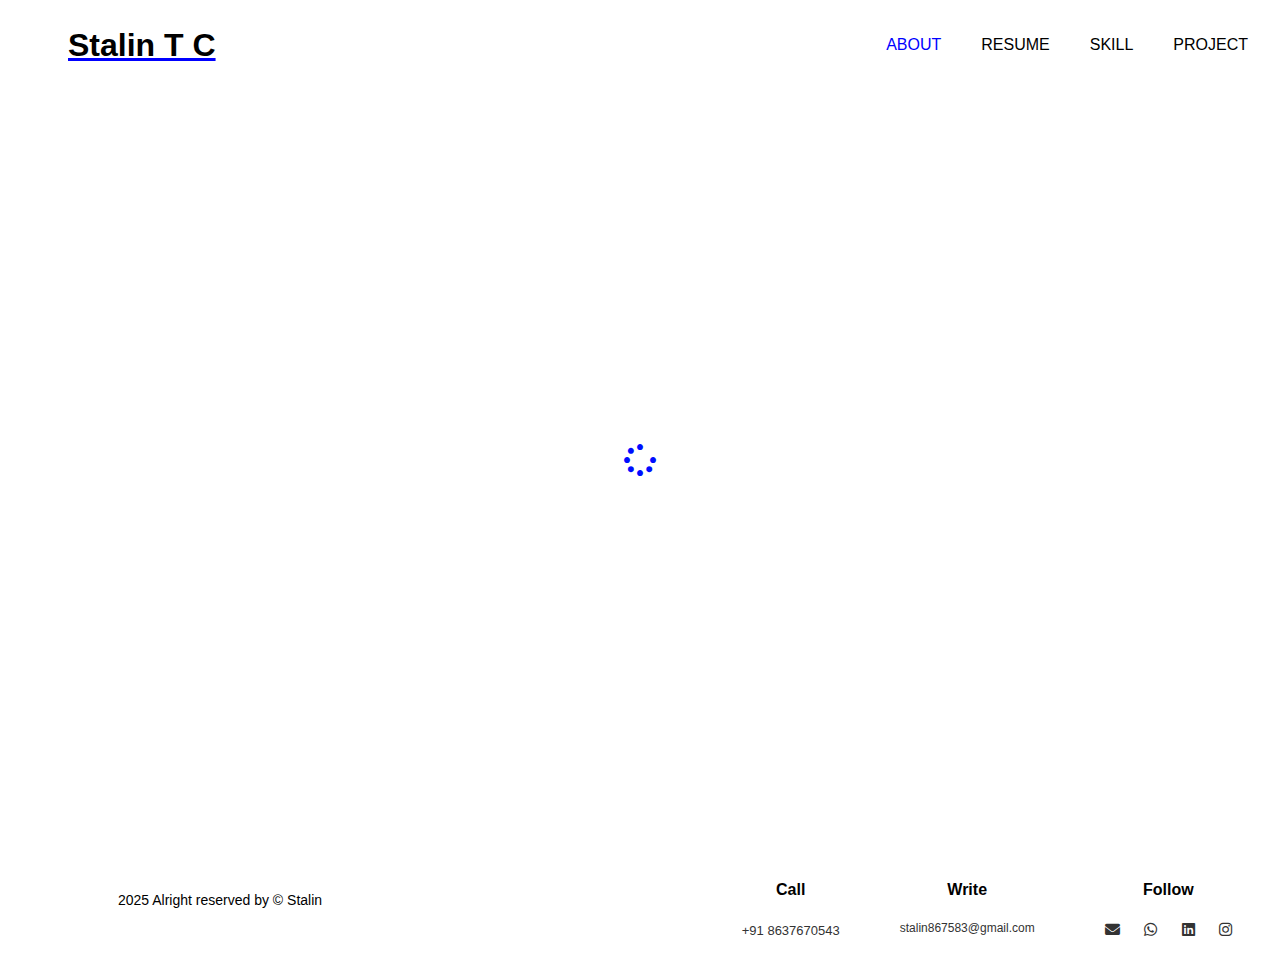
<file: index.html>
<!DOCTYPE html>
<html lang="en">

<head>
    <meta charset="UTF-8">
    <meta name="viewport" content="width=device-width, initial-scale=1.0">
    <title>Portfolio</title>
    <link rel="stylesheet" href="style.css">
    <link rel="stylesheet" href="responsive.css">
    <link href="https://cdnjs.cloudflare.com/ajax/libs/font-awesome/6.0.0-beta3/css/all.min.css" rel="stylesheet">

    <!-- Google tag (gtag.js) -->
    <script async src="https://www.googletagmanager.com/gtag/js?id=G-09Y0XH89NQ"></script>
    <script>
        window.dataLayer = window.dataLayer || [];
        function gtag() { dataLayer.push(arguments); }
        gtag('js', new Date());

        gtag('config', 'G-09Y0XH89NQ');
    </script>
</head>


<body>
    <header class="header">
        <div class="logo">

            <h1 class="name">Stalin T C</h1>
        </div>
        <button id="menu-btn" class="menu-btn">☰</button>
        <nav class="nav">
            <a href="./content/about.html" class="nav-link active" data-page="about">ABOUT</a>
            <a href="./content/resume.html" class="nav-link" data-page="resume">RESUME</a>
            <a href="./content/skill.html" class="nav-link" data-page="skill">SKILL</a>
            <a href="./content/project.html" class="nav-link" data-page="project">PROJECT</a>
        </nav>
    </header>


    <main id="content"></main>

    <footer class="footer">
        <div class="footer-sec-1">
            <div class="footer-section">
                <span>2025 Alright reserved by © Stalin</span>
            </div>
        </div>
        <div class="footer-section-1">
            <div class="footer-section">
                <h4>Call</h4>
                <a href="tel:8637670543" id="phone">+91 8637670543</a>
            </div>
            <div class="footer-section">
                <h4>Write</h4>
                <p><a href="mailto:info@mysite.com" id="mail">stalin867583@gmail.com</a></p>
            </div>
            <div class="footer-section">
                <h4>Follow</h4>
                <div class="footer-social-icons">
                    <a href="mailto:stalin867583@gmail.com" class="social-icon"><i class="fa-solid fa-envelope"></i></a>
                    <!-- Facebook -->
                    <a href="https://wa.me/8637670543" class="social-icon"><i
                            class="fa-brands fa-whatsapp whatsapp"></i></a> <!-- Twitter -->
                    <a href="https://www.linkedin.com/in/stalintc/" class="social-icon"><i
                            class="fa-brands fa-linkedin"></i></a> <!-- LinkedIn -->
                    <a href="https://www.instagram.com/tc._.stalin" class="social-icon instagram"><i
                            class="fa-brands fa-instagram"></i></a> <!-- Instagram -->
                </div>
            </div>
        </div>
    </footer>

    <!-- https://www.wix.com/website-template/view/html/2622?originUrl=https%3A%2F%2F
     www.wix.com%2Fwebsite%2Ftemplates%2Fhtml%2Fportfolio-cv%2Fpersonal%3Fpsafe_param%3D1%26utm
     _source%3Dgoogle%26utm_medium%3Dcpc%26utm_campaign%3D21365768101%5E163727023856%5Esearch%2520
     -%2520dsa%26experiment_id%3D%5E%5E701718889595%5E%26gad_source%3D1%26gclid%3DCj0KCQiAj9m7BhD1
     ARIsANsIIvCU1JeTRfyU7gPZzFtldbzBx_PNn785wXFmxqA-nfTX8VbHL_KquAMaAj12EALw_wcB&tpClick=view_button
     &esi=dce5befa-57a8-408e-9cb2-62d281c0fe35 -->

    <script src="script.js"></script>
</body>

</html>
</file>
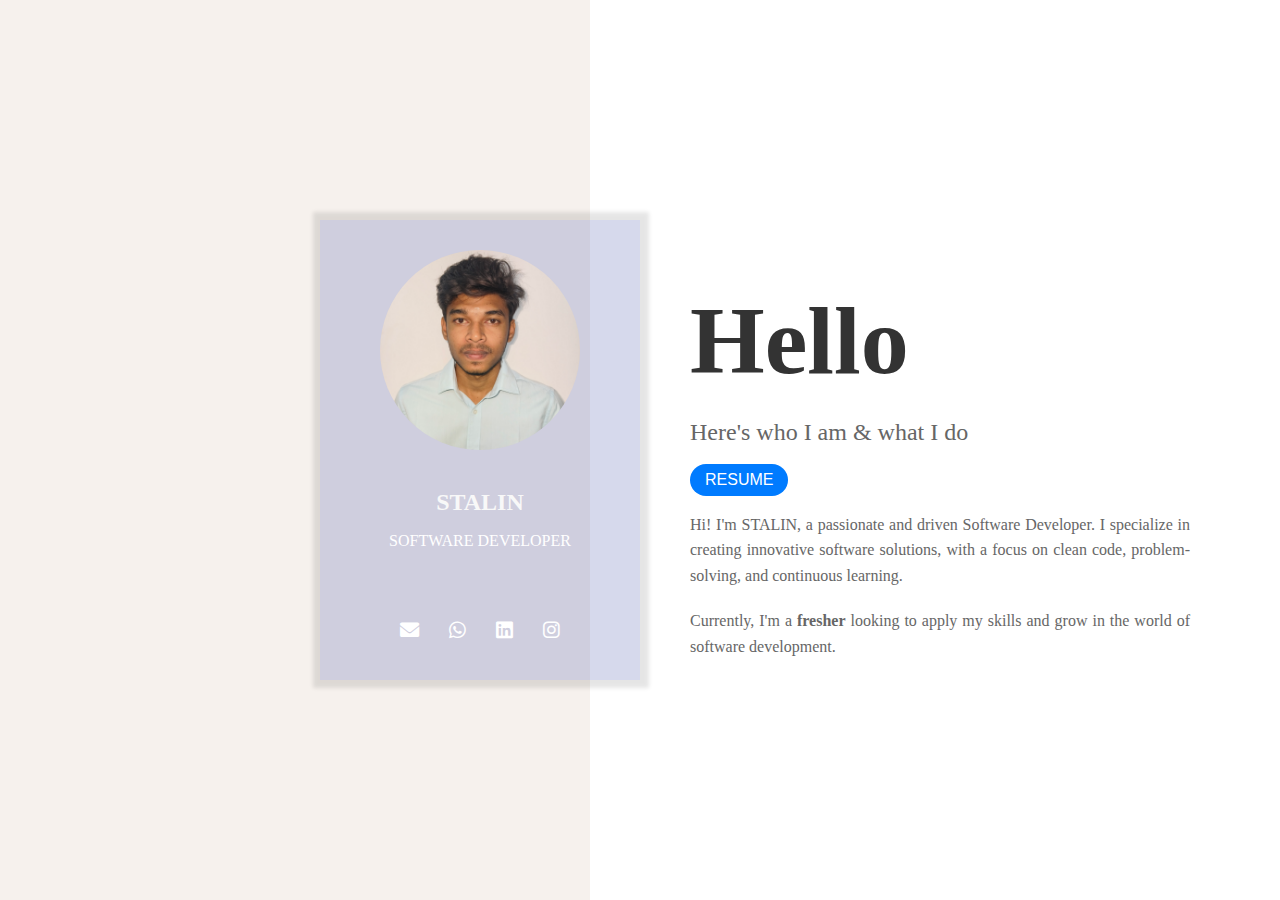
<file: content/about.html>
<!DOCTYPE html>
<html lang="en">
<head>
    <meta charset="UTF-8">
    <meta name="viewport" content="width=device-width, initial-scale=1.0">
    <title>Profile Design</title>
    <link rel="stylesheet" href="../content-styles/about-style.css">
    <link href="https://cdnjs.cloudflare.com/ajax/libs/font-awesome/6.0.0-beta3/css/all.min.css" rel="stylesheet">
    
</head>
<body>
    <div class="split-container">
        <div class="left-section">
            <div class="profile-card">
                <img src="../images/Stalin T C.jpg" alt="Profile Picture" class="profile-image">
                <h2 class="profile-name">STALIN</h2>
                <p class="profile-role">SOFTWARE DEVELOPER</p>
                <div class="social-icons">
                    <a href="mailto:stalin867583@gmail.com" class="social-icon"><i class="fa-solid fa-envelope"></i></a> <!-- Facebook -->
                    <a href="https://wa.me/8637670543" class="social-icon"><i class="fa-brands fa-whatsapp whatsapp"></i></a> <!-- Twitter -->
                    <a href="https://www.linkedin.com/in/stalintc/" class="social-icon"><i class="fa-brands fa-linkedin"></i></a> <!-- LinkedIn -->
                    <a href="https://www.instagram.com/tc._.stalin" class="social-icon instagram"><i class="fa-brands fa-instagram"></i></a> <!-- Instagram -->
                </div>
            </div>
        </div>
        <div class="right-section">
            <div class="content">
                <h1>Hello</h1>
                <p class="who">Here's who I am & what I do</p>
                <a href="../resume/Stalin T C.pdf" download="Stalin_T_C_Resume.pdf">
                    <button class="btn primary">RESUME</button>
                </a>                
                <p class="aboutme">
                    Hi! I'm STALIN, a passionate and driven Software Developer.
                    I specialize in creating innovative software solutions, with a focus on clean code, problem-solving, and continuous learning.
                </p>
                <p class="aboutme">
                    Currently, I'm a <b>fresher</b> looking to apply my skills and grow in the world of software development.
                </p>
            </div>
        </div>
    </div>
    <script src="../script.js"></script>
</body>
</html>
</file>
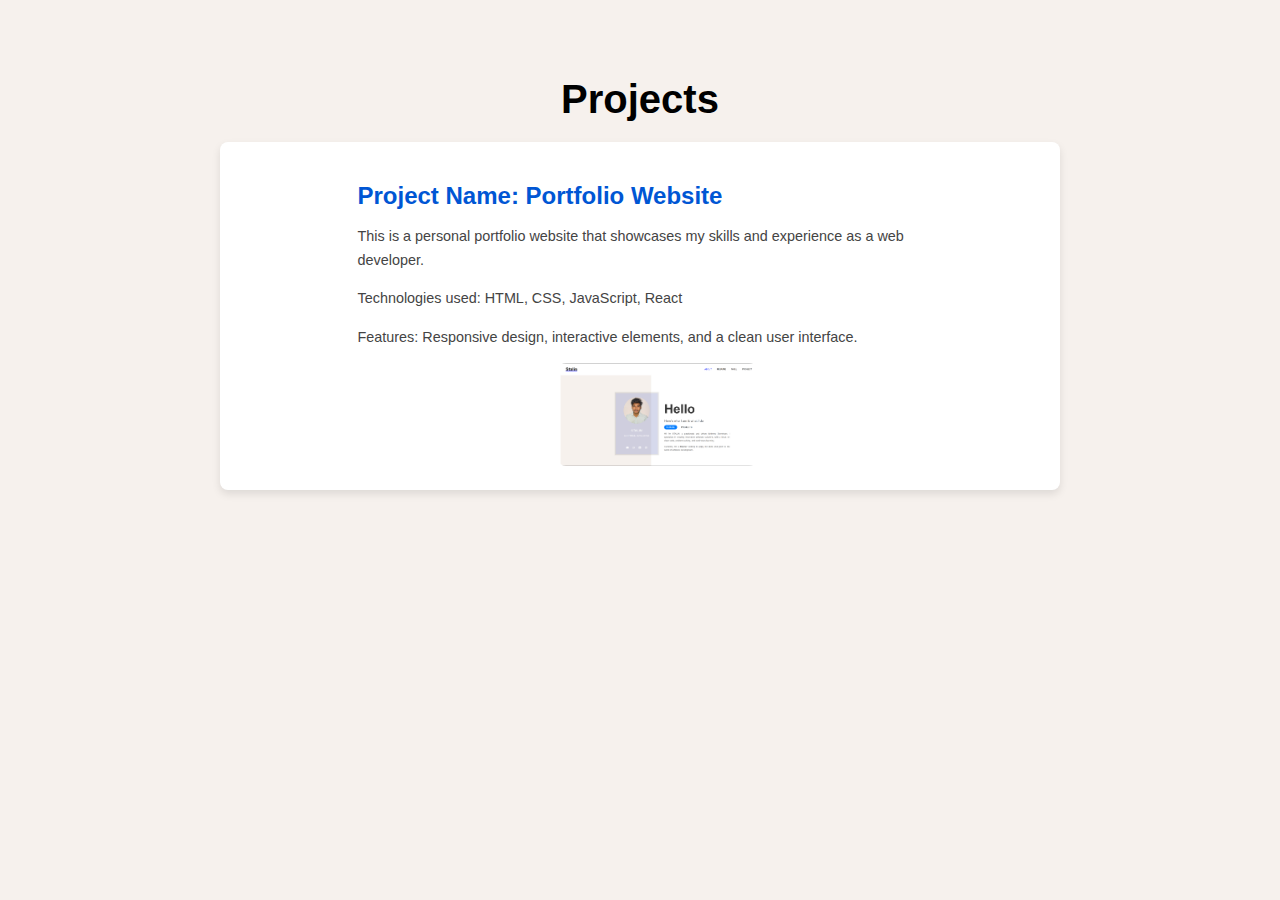
<file: content/project.html>
<!DOCTYPE html>
<html lang="en">
<head>
    <meta charset="UTF-8">
    <meta name="viewport" content="width=device-width, initial-scale=1.0">
    <title>Projects Section</title>
    <link rel="stylesheet" href="../content-styles/project-style.css">
</head>
<body>
    <div class="projects-section">
        <h1>Projects</h1>
        <div class="project-card">
            <div class="blue-line"></div>
            <div class="content">
                <div class="text">
                    <h2>Project Name: Portfolio Website</h2>
                    <p>This is a personal portfolio website that showcases my skills and experience as a web developer.</p>
                    <p>Technologies used: HTML, CSS, JavaScript, React</p>
                    <p>Features: Responsive design, interactive elements, and a clean user interface.</p>                </div>
                <div class="image">
                    <a href=""><img src="../images/portfolio-ss.png" alt="Project image"></a>
                </div>
            </div>
        </div>
    </div>
</body>
</html>
</file>
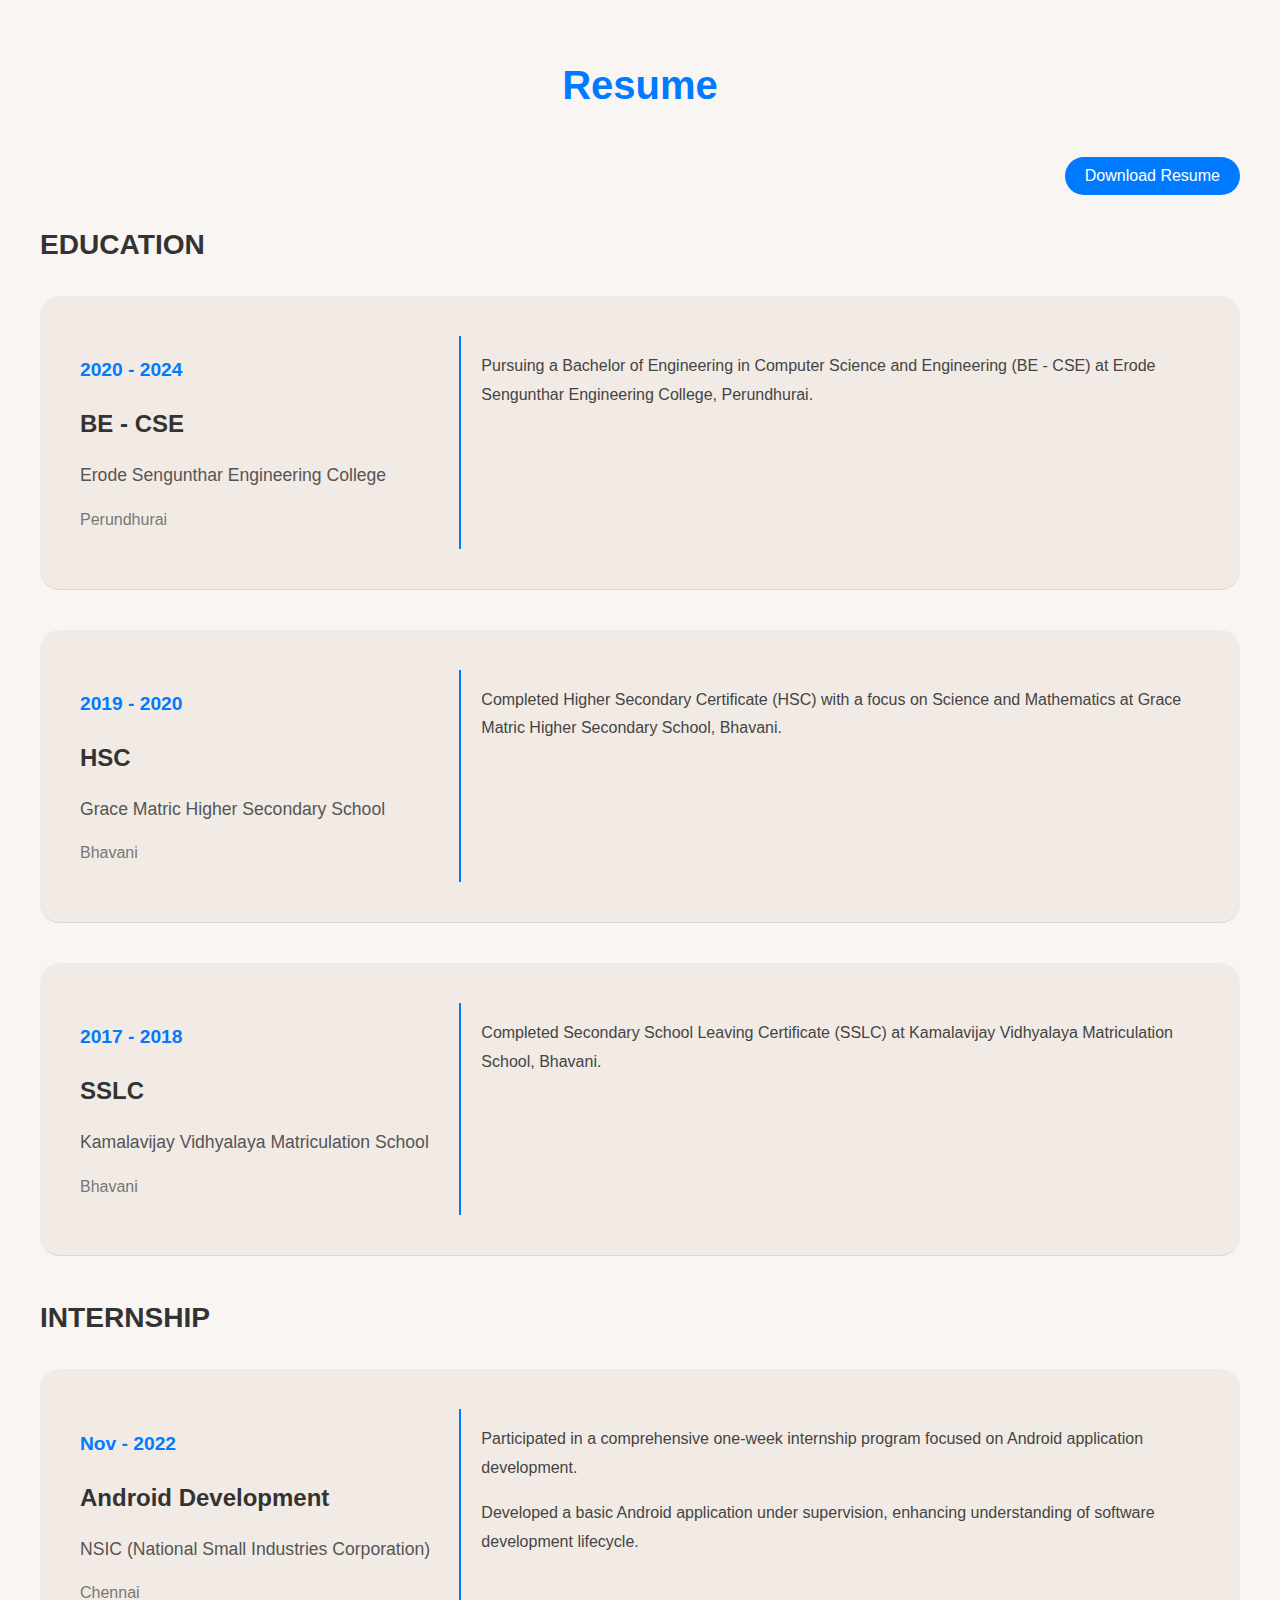
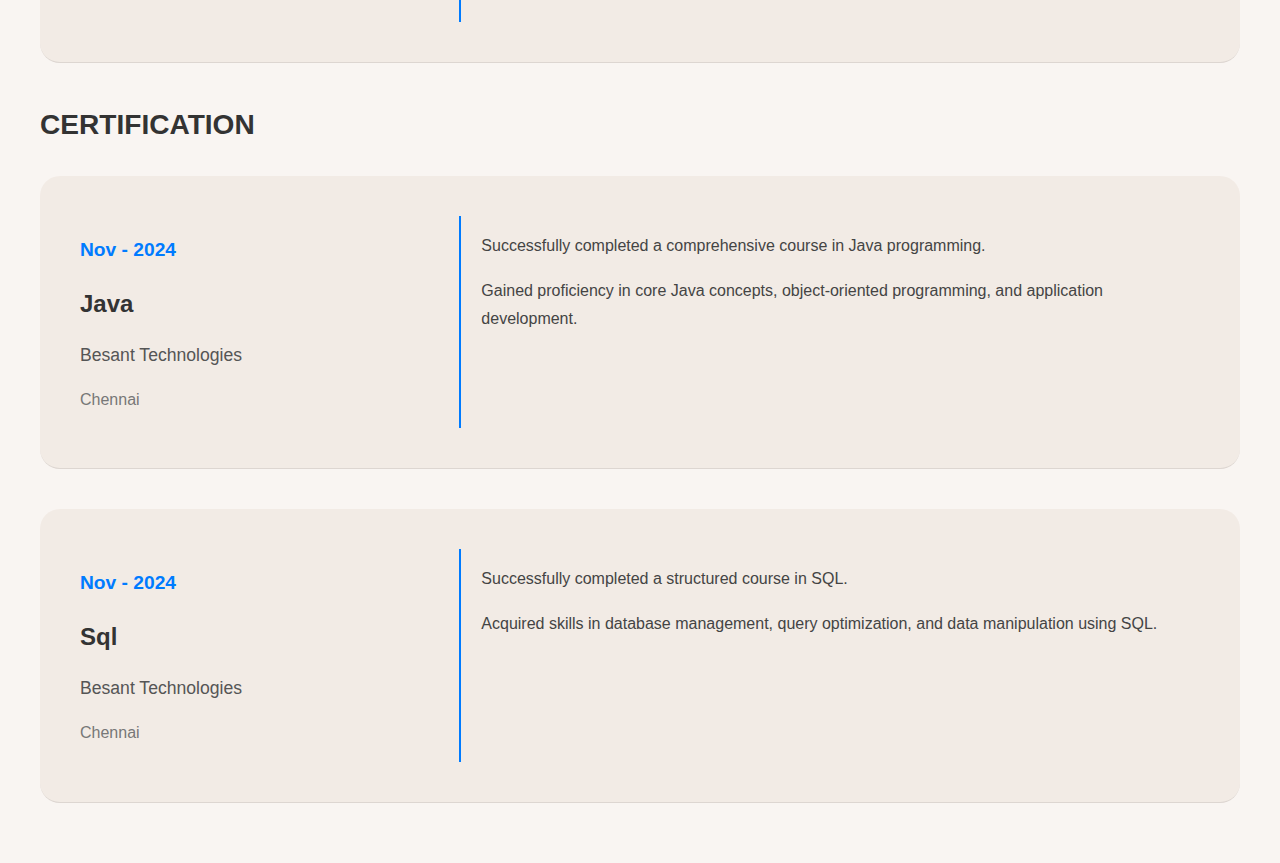
<file: content/resume.html>
<!DOCTYPE html>
<html lang="en">
<head>
    <meta charset="UTF-8">
    <meta name="viewport" content="width=device-width, initial-scale=1.0">
    <title>Resume</title>
    <link rel="stylesheet" href="../content-styles/resume-style.css">
    <link href="https://cdnjs.cloudflare.com/ajax/libs/font-awesome/6.0.0-beta3/css/all.min.css" rel="stylesheet">
</head>
<body>
    <section id="resume" class="resume-section">
        <h2 class="resume-title">Resume</h2>

        <div class=" rightbtn">
            <a href="../resume/Stalin T C.pdf" download="Stalin T C Resume.pdf">
                <button class="btn primary">Download Resume</button>
            </a>
        </div>
            <div class=" lft">
                <h3>EDUCATION</h3>
            </div>
        
        <div class="experience-item">
            <div class="left-column">
                <p class="year">2020 - 2024</p>
                <p class="job-title">BE - CSE</p>
                <p class="company-name">Erode Sengunthar Engineering College</p>
                <p class="company-location">Perundhurai</p>
            </div>
            <div class="right-column">
                <p>
                    Pursuing a Bachelor of Engineering in Computer Science and Engineering (BE - CSE) at Erode Sengunthar Engineering College, Perundhurai.
                </p>
            </div>
        </div>

        <div class="experience-item">
            <div class="left-column">
                <p class="year">2019 - 2020</p>
                <p class="job-title">HSC</p>
                <p class="company-name">Grace Matric Higher Secondary School</p>
                <p class="company-location">Bhavani</p>
            </div>
            <div class="right-column">
                <p>
                    Completed Higher Secondary Certificate (HSC) with a focus on Science and Mathematics at Grace Matric Higher Secondary School, Bhavani.
                </p>
            </div>
        </div>
        
        <div class="experience-item">
            <div class="left-column">
                <p class="year">2017 - 2018</p>
                <p class="job-title">SSLC</p>
                <p class="company-name">Kamalavijay Vidhyalaya Matriculation School</p>
                <p class="company-location">Bhavani</p>
            </div>
            <div class="right-column">
                <p>
                    Completed Secondary School Leaving Certificate (SSLC)  at Kamalavijay Vidhyalaya Matriculation School, Bhavani.
                </p>
            </div>
        </div>

    </div>

    <div class=" lft">
        <h3>INTERNSHIP</h3>
    </div>
    
    <div class="experience-item">
        <div class="left-column">
            <p class="year">Nov - 2022</p>
            <p class="job-title">Android Development</p>
            <p class="company-name">NSIC (National Small Industries Corporation)</p>
            <p class="company-location"> Chennai</p>
        </div>
        <div class="right-column">
            <p>
                Participated in a comprehensive one-week internship program focused on Android 
                application development. 
            </p>
            <p>
                Developed a basic Android application under supervision, enhancing understanding of 
                software development lifecycle. 
            </p>
        </div>
    </div>

    <div class=" lft">
        <h3>CERTIFICATION</h3>
    </div>

    <div class="experience-item">
        <div class="left-column">
            <p class="year">Nov - 2024</p>
            <p class="job-title">Java</p>
            <p class="company-name">Besant Technologies</p>
            <p class="company-location"> Chennai</p>
        </div>
        <div class="right-column">
            <p>
                Successfully completed a comprehensive course in Java programming.
            </p>
            <p>
                Gained proficiency in core Java concepts, object-oriented programming, and application development. 
            </p>
        </div>
    </div>

    <div class="experience-item">
        <div class="left-column">
            <p class="year">Nov - 2024</p>
            <p class="job-title">Sql</p>
            <p class="company-name">Besant Technologies</p>
            <p class="company-location"> Chennai</p>
        </div>
        <div class="right-column">
            <p>
                Successfully completed a structured course in SQL.
            </p>
            <p>
                Acquired skills in database management, query optimization, and data manipulation using SQL.
            </p>
        </div>
    </div>
    </section>
</body>
</html>
</file>
<file: style.css>
body{
    font-family: Arial, sans-serif;

}

.header{
    display: flex;
    justify-content: space-between;
    align-items: center;
    flex-wrap: wrap;
    position: fixed;
    width: 100%;
    top: 0;
    padding: 40px 0px 0px 0px;
    background: #fff;
    z-index: 1000;
    padding: 20px;
}


.logo{
    display: flex;
    align-items: center;
    flex-grow: 1;
    margin-left: 40px;
}

.name{
    font-size:xx-large;
    font-weight: bold;
    margin: 0;
    text-decoration: underline blue;
}

.nav{
    display: flex;
    flex-wrap: wrap;
    padding-right: 40px;
    transition: 0.3s ease;
}

.nav a{
    text-decoration: none;
    padding: 16px 20px;
    color: black;
    transition: color 0.3s ease;
}

.nav a:hover{
    color: blue;
}

.nav a.active{
    color: blue;
}

.menu-btn{
    display: none;
}

main{
    margin-top: 80px;
    padding: 20px;
}

.social-icon:hover{
    color: blue;
}

.about{
    width: 100%;
    height: auto;
}

.footer {
    display: flex;
    justify-content: space-between;
    align-items: center;
    background-color: #fff;
    flex-wrap: wrap;
    padding: 20px;
}

.footer-section {
    text-align: center;
    flex: 1;
    padding: 0px 10px;
}

.footer-sec-1{
    margin-left: 80px;
    font-size: 14px;
}
.footer-section-1 div{
    float: left;
    text-align: center;
    flex: 1;
}

.footer-section h3 {
    margin: 10px 0;
    font-weight: bold;
}

.footer-section p {
    margin: 5px 0;
    color: #333;
    font-size: 12px;
}

.footer-section a {
    text-decoration: none;
    color: #333;
}

.footer-social-icons a {
    padding: 10px;
    font-size: 15px;
    color: #333;
    transition: color 0.3s ease;
}

.footer-section-1 .footer-section{
    padding-left: 50px;
}
#phone{
    font-size: 13px;
}

#phone:hover, #mail:hover {
    text-decoration:overline;
    color: rgb(0, 76, 255);
}

.loading {
    display: flex;
    justify-content: center;
    align-items: center;
    height: 80vh;
    font-size: 2rem;
    color: #000dff; 
    transition: opacity 0.5s ease-in-out;

}
</file>
<file: responsive.css>
@media (max-width: 930px) {
    .header {
        flex-direction:row;
    }

    .menu-btn {
        display: block;
        background: none;
        border: none;
        font-size: 24px;
        cursor: pointer;
        margin-top: 10px;
        z-index: 1000;
        padding-right: 100px;
    }

    .nav {
        display: flex;
        flex-direction: column;
        align-items: center;
        max-height: 0;
        overflow: hidden;
        background: white;
        width: 100%;
    }

    .nav a {
        font-size: 16px;
        width: 100%;
        text-align: center;
    }

    .nav.show {
        max-height: 300px; /* Adjust based on number of links */
    }
    
}

@media (max-width: 930px) {
    .footer {
        flex-direction: column;
        align-items: center;
    }

    .footer-sec-1 {
        margin-left: 0;
        font-size: 14px;
    }

    .footer-section-1 div {
        float: none;
        text-align: center;
        flex: 1;
    }

    .footer-section {
        padding: 0px 16px;
        margin-bottom: 20px;
    }

    .footer-section-1 .footer-section {
        padding-left: 0;
    }
}

@media (max-width: 480px) {
    .footer-section {
        padding: 0px 10px;
    }

    .footer-social-icons a {
        padding: 5px;
        font-size: 12px;
    }
}
</file>
<file: content-styles/about-style.css>
/* General Styles */
body, html {
    margin: 0;
    padding: 0;
    height: 100%;
}

.split-container {
    display: flex;
    height: 100vh;
    width: 100%;
    position: relative;
}

/* Left Section */
.left-section {
    width: 50%;
    background-color: #e8dbcf62;
    display: flex;
    justify-content: flex-end;
    align-items: center;
    position: relative;
    overflow: visible;
}

.profile-card {
    background-color: #545fb13d;
    box-shadow: 1px 0 4px 8px rgba(0, 0, 0, 0.1);
    text-align: center;
    padding: 20px;
    width: 280px;
    height: 420px;
    position: absolute;
    right: -50px;
}

.profile-image {
    width: 200px;
    height: 200px;
    border-radius: 50%;
    margin-top: 10px;
    margin-bottom: 15px;
}

.profile-name {
    font-size: 1.5rem;
    color: #f8f8f8;
    margin-bottom: 5px;
}

.profile-role {
    font-size: 1rem;
    color: #ffffff;
    margin-bottom: 20px;
    padding-bottom: 40px;
}

.social-icons {
    display: flex;
    justify-content: center;
    gap: 30px;
    padding-bottom: 7px;
}

.social-icons:hover{
    box-shadow: 1px 0 4px 8px rgba(0, 0, 0, 0.1);
}

.social-icon {
    padding-top: 10px;
    font-size: 1.2rem;
    color: #ffffff;
    text-decoration: none;
    transition: color 0.3s ease;
}

.social-icon:hover{
    color: blue;
}
/* Right Section */
.right-section {
    width: 50%;
    background-color: #fff;
    display: flex;
    justify-content: flex-start;
    align-items: center;
    padding-left: 100px;
}

.content {
    max-width: 500px;
    text-align: left;
}

.content h1 {
    font-size: 6rem;
    color: #333;
    margin-bottom: 10px;
}

.content p {
    color: #666;
    line-height: 1.6;
    margin-bottom: 20px;
    text-align: justify;
}

.content p.who {
    font-size: 1.5rem;
    color: #666;
    line-height: 1;
    margin-bottom: 20px;
}

.buttons {
    margin-bottom: 20px;
}

.btn {
    padding: 7px 15px;
    font-size: 1rem;
    border-radius: 50px;
    cursor: pointer;
    margin-right: 10px;
    border: none;
    transition: background-color 0.3s ease, color 0.3s ease;
}

.btn.primary {
    background-color: #007bff;
    color: #fff;
}

.btn.secondary {
    background-color: transparent;
    color: #000000;
}

.btn.primary:hover {
    background-color: white;
    color: black;
}

.btn.secondary:hover {
    background-color: #007bff;
    color: #fff;
}

@media (max-width: 768px) {
    .split-container {
        flex-direction: column;
        height: auto;
    }

    .left-section, .right-section {
        width:90%;
        padding: 20px;
    }

    .left-section {
        justify-content: center;
    }

    .profile-card {
        position: static;
        right: 0;
        margin: 20px auto;
    }

    .right-section {
        padding-left: 20px;
    }

    .content h1 {
        text-align:center;
        font-size: 4rem;
    }

    .content p.who {
        text-align: center;
        font-size: 1.2rem;
    }

    .buttons{
        text-align: center;
    }
}
</file>
<file: content-styles/project-style.css>
body {
    margin: 0;
    font-family: Arial, sans-serif;
    background-color: #e8dbcf62;
}

.projects-section {
    text-align: center;
    padding: 50px;
}

.projects-section h1 {
    color: #000;
    font-size: 2.5rem;
    margin-bottom: 20px;
}

.projects-section p {
    color: #444;
    font-size: 1rem;
    max-width: 600px;
}

.project-card {
    display: flex;
    align-items: center;
    justify-content: center;
    gap: 20px;
    background-color: #fff;
    box-shadow: 0 4px 8px rgba(0, 0, 0, 0.1);
    border-radius: 8px;
    padding: 20px;
    max-width: 800px;
    margin: 0 auto;
}

.project-card .text {
    text-align: left;
}

.project-card .text h2 {
    color: #0056d4;
    font-size: 1.5rem;
    margin-bottom: 10px;
}

.project-card .text h3 {
    color: #666;
    font-size: 1rem;
    margin-bottom: 15px;
    font-weight: normal;
}

.project-card .text p {
    color: #444;
    font-size: 0.9rem;
    line-height: 1.5rem;
}

.project-card .image {
    flex-shrink: 0;
}

.project-card .image img {
    max-width: 200px;
    border-radius: 8px;
}

.blue-line {
    height: 100%;
    width: 5px;
    background-color: #0056d4;
    margin-right: 10px;
}

/* Responsive styles */

@media (max-width: 768px) {
    .project-card {
        flex-direction: column;
        align-items: center;
    }

    .project-card .text {
        text-align: center;
    }

    .project-card .image {
        margin-top: 20px;
    }
}

@media (max-width: 480px) {
    .project-card {
        padding: 10px;
    }

    .project-card .text h2 {
        font-size: 1.2rem;
    }

    .project-card .text p {
        font-size: 0.8rem;
    }

    .project-card .image img {
        max-width: 150px;
    }
}

@media (max-width: 320px) {
    .project-card {
        padding: 5px;
    }

    .project-card .text h2 {
        font-size: 1rem;
    }

    .project-card .text p {
        font-size: 0.7rem;
    }

    .project-card .image img {
        max-width: 100px;
    }
}
</file>
<file: content-styles/resume-style.css>
/* General Styles */
body, html {
  margin: 0;
  padding: 0;
  font-family: Arial, sans-serif;
  line-height: 1.6;
  color: #333;
  background-color: #e8dbcf25;
}


.resume-section {
  padding: 20px;
  max-width: 1200px;
  margin: 0 auto;
}

.resume-title {
  text-align: center;
  font-size: 2.5rem;
  margin-bottom: 40px;
  color: #007bff;
}

.experience-item {
  display: flex;
  margin-bottom: 40px;
  border-bottom: 1px solid #433f3f1f;
  padding: 40px;
  border-radius: 20px;
  background-color: #e8dbcf62;
}

.left-column {
  flex: 1;
  padding-right: 20px;
  border-right: 2px solid #007bff;
}
.lft {
  flex: 1;
  padding-right: 20px;
  font-size: 1.5rem;
}

.right-column {
  flex: 2;
  padding-left: 20px;
}

.year {
  font-size: 1.2rem;
  font-weight: bold;
  color: #007bff;
}

.job-title {
  font-size: 1.5rem;
  font-weight: bold;
  margin: 10px 0;
}

.company-name {
  font-size: 1.1rem;
  color: #555;
}

.company-location {
  font-size: 1rem;
  color: #777;
}

.right-column p {
  font-size: 1rem;
  color: #444;
  line-height: 1.8;
}

.btn {
  padding: 7px 15px;
  font-size: 1rem;
  border-radius: 50px;
  cursor: pointer;
  margin-right: 0;
  border: none;
  transition: background-color 0.3s ease, color 0.3s ease;
}

.btn.primary {
  background-color: #007bff;
  color: #fff;
  width: auto; 
  padding: 10px 20px;
}

.rightbtn {
  display: flex;
  justify-content: flex-end; 
  align-items: center;
}

.btn.primary:hover {
  background-color: #e8dbcf00;
  color: black;
}

/* Responsive Styles */
@media (max-width: 768px) {
  .experience-item {
      flex-direction: column;
  }

  .left-column {
      border-right: none;
      border-bottom: 2px solid #007bff;
      padding-right: 0;
      padding-bottom: 20px;
      margin-bottom: 20px;
  }
  
  .lft {
      border-right: none;
      padding-right: 0;
      padding-bottom: 20px;
      margin-bottom: 20px;
  }

  .right-column {
      padding-left: 0;
  }

  .resume-title {
      font-size: 2rem;
  }

  .job-title {
      font-size: 1.3rem;
  }

  .year {
      font-size: 1.1rem;
  }

  .company-name {
      font-size: 1rem;
  }

  .rightbtn{
    justify-content: center;
  }

  .lft{
    text-align: center;
  }
}
</file>
